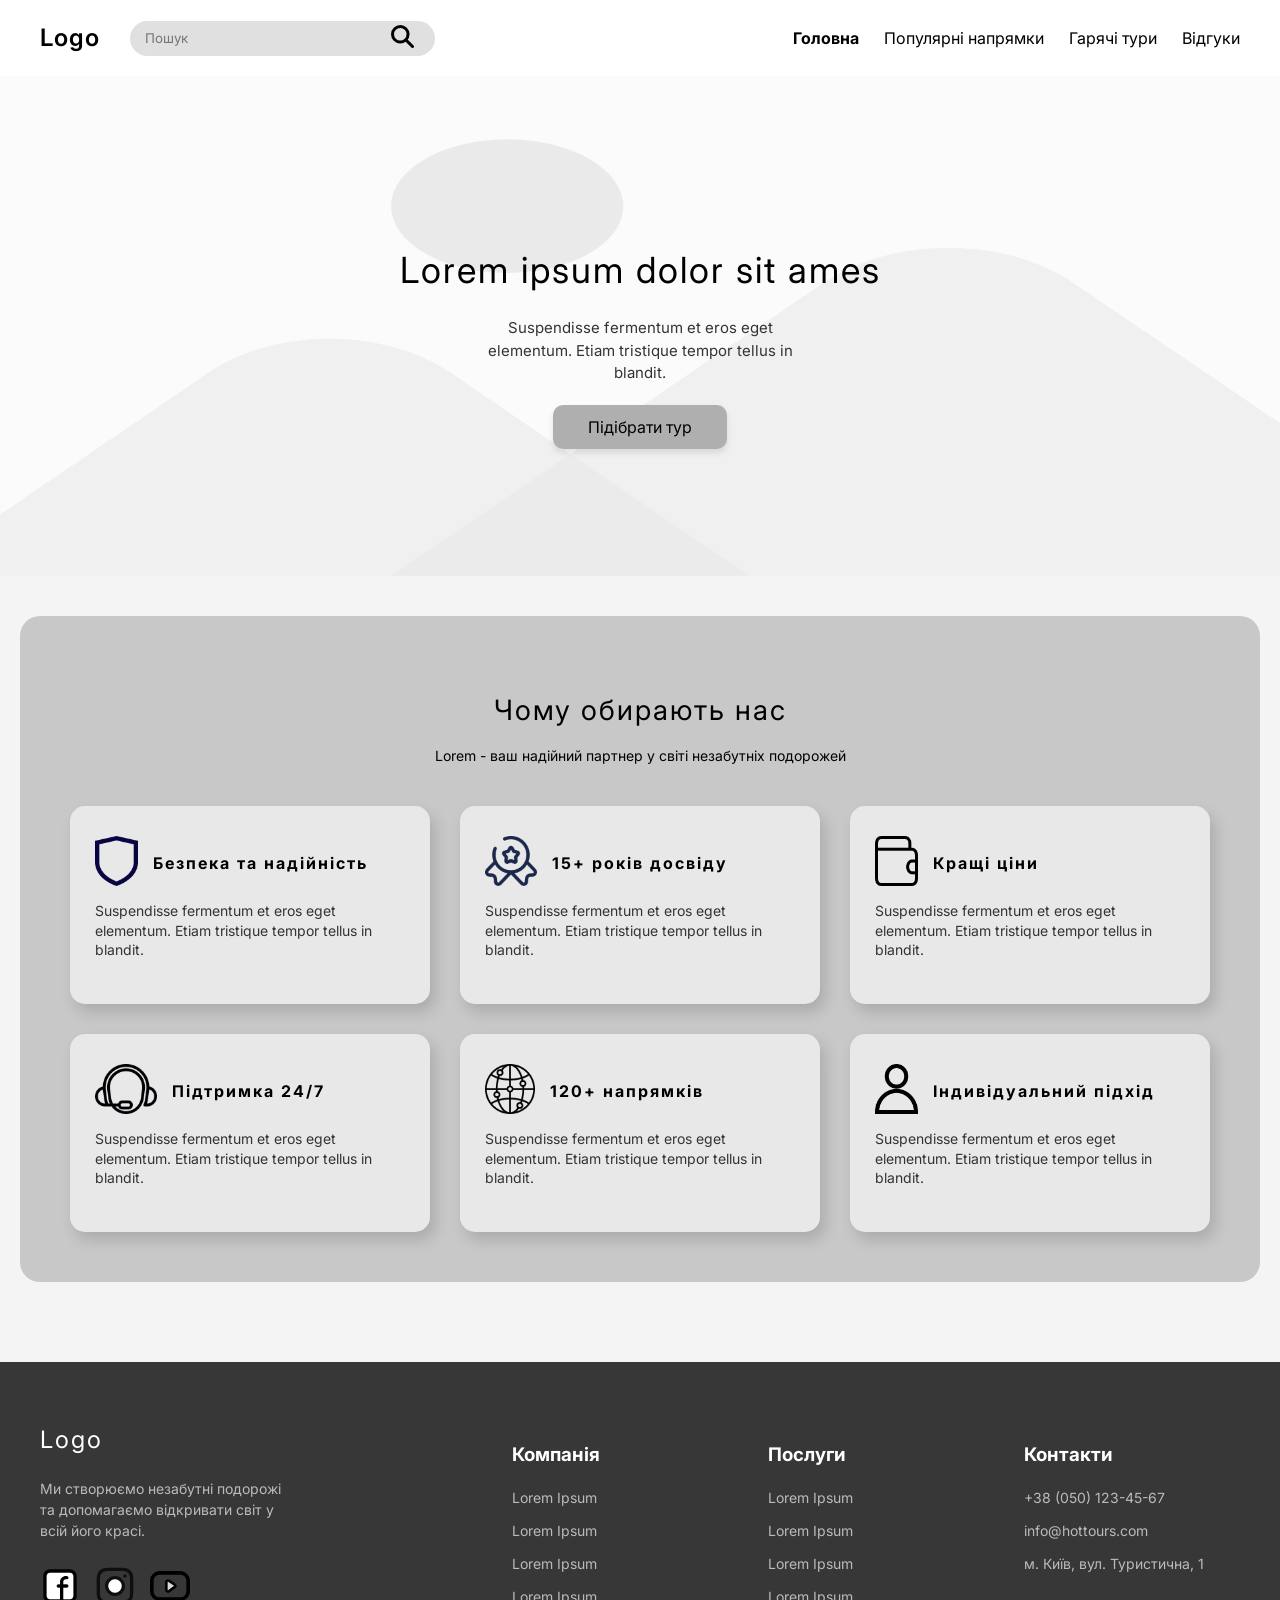
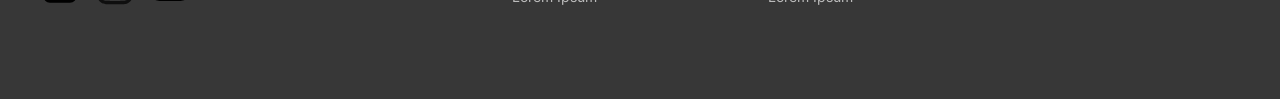
<file: index.html>
<!DOCTYPE html>
<html lang="en">

<head>
    <meta charset="UTF-8">
    <meta name="viewport" content="width=device-width, initial-scale=1.0">
    <title>Туристична агенція</title>
    <link rel="preconnect" href="https://fonts.googleapis.com">
    <link rel="preconnect" href="https://fonts.gstatic.com" crossorigin>
    <link href="https://fonts.googleapis.com/css2?family=Inter:wght@400;600;700&display=swap" rel="stylesheet">
    <link rel="stylesheet" href="css/style.css">
    <link rel="icon" href="assets/icons/logo.svg" type="image/svg+xml">

</head>

<body>
    <header class="header">
        <div class="container header-container">
            <div class="header-left">
                <a href="index.html" class="logo-text">Logo</a>
                <form class="search-form" action="#">
                    <div class="search-box">
                        <input type="text" placeholder="Пошук">
                        <button type="submit" class="search-btn">
                            <svg width="23" height="23" viewBox="0 0 23 23" fill="none"
                                xmlns="http://www.w3.org/2000/svg">
                                <path
                                    d="M14.8333 14.8333L21.5 21.5M9.27778 17.0556C4.98223 17.0556 1.5 13.5733 1.5 9.27778C1.5 4.98223 4.98223 1.5 9.27778 1.5C13.5733 1.5 17.0556 4.98223 17.0556 9.27778C17.0556 13.5733 13.5733 17.0556 9.27778 17.0556Z"
                                    stroke="black" stroke-width="3" stroke-linecap="round" />
                            </svg>
                        </button>
                    </div>
                </form>
            </div>
            <nav class="navigation">
                <a href="index.html" class="active">Головна</a>
                <a href="popular_destinations.html">Популярні напрямки</a>
                <a href="hot_tours.html">Гарячі тури</a>
                <a href="#">Відгуки</a>
            </nav>
        </div>
    </header>
    <section class="hero">
        <div class="hero-background"><img src="assets/icons/image_fon.png" alt="Фон"></div>
        <div class="container hero-content">
            <h1>Lorem ipsum dolor sit ames</h1>
            <p>Suspendisse fermentum et eros eget<br>elementum. Etiam tristique tempor tellus in<br>blandit.</p>
            <a href="popular_destinations.html" class="btn-primary">Підібрати тур</a>
        </div>
    </section>
    <section class="features">
        <div class="container features-container">
            <h2>Чому обирають нас</h2>
            <p class="features-subtitle">Lorem - ваш надійний партнер у світі незабутніх подорожей</p>
            <div class="features-grid">
                <div class="feature-card">
                    <div class="card-header">
                        <div class="icon-placeholder"><img src="assets/icons/image_shield.png" alt="image_shield"></div>
                        <h2>Безпека та надійність</h2>
                    </div>
                    <p>Suspendisse fermentum et eros eget elementum. Etiam tristique tempor tellus in blandit.</p>
                </div>
                <div class="feature-card">
                    <div class="card-header">
                        <div class="icon-placeholder"><img src="assets/icons/image_medal.png" alt="image_medal"></div>
                        <h2>15+ років досвіду</h2>
                    </div>
                    <p>Suspendisse fermentum et eros eget elementum. Etiam tristique tempor tellus in blandit.</p>
                </div>
                <div class="feature-card">
                    <div class="card-header">
                        <div class="icon-placeholder"><img src="assets/icons/image_cashe.png" alt="image_cashe"></div>
                        <h2>Кращі ціни</h2>
                    </div>
                    <p>Suspendisse fermentum et eros eget elementum. Etiam tristique tempor tellus in blandit.</p>
                </div>
                <div class="feature-card">
                    <div class="card-header">
                        <div class="icon-placeholder"><img src="assets/icons/image_support.png" alt="image_support">
                        </div>
                        <h2>Підтримка 24/7</h2>
                    </div>
                    <p>Suspendisse fermentum et eros eget elementum. Etiam tristique tempor tellus in blandit.</p>
                </div>
                <div class="feature-card">
                    <div class="card-header">
                        <div class="icon-placeholder"><img src="assets/icons/image_internet.png" alt="image_internet">
                        </div>
                        <h2>120+ напрямків</h2>
                    </div>
                    <p>Suspendisse fermentum et eros eget elementum. Etiam tristique tempor tellus in blandit.</p>
                </div>
                <div class="feature-card">
                    <div class="card-header">
                        <div class="icon-placeholder"><img src="assets/icons/image_persona.png" alt="image_persona">
                        </div>
                        <h2>Індивідуальний підхід</h2>
                    </div>
                    <p>Suspendisse fermentum et eros eget elementum. Etiam tristique tempor tellus in blandit.</p>
                </div>
            </div>
        </div>
    </section>

    <footer class="footer">
        <div class="container footer-grid">
            <div class="footer-col brand-col">
                <div class="footer-logo">Logo</div>
                <p>Ми створюємо незабутні подорожі та допомагаємо відкривати світ у всій його красі.</p>
                <div class="social-links">
                    <a href="#" class="social-icon"><img src="assets/icons/facebook1.svg" alt="facebook"></a>
                    <a href="#" class="social-icon"><img src="assets/icons/instagram1.svg" alt="instagram"></a>
                    <a href="#" class="social-icon"><img src="assets/icons/YouTube.svg" alt="YouTube"></a>
                </div>
            </div>
            <div class="footer-col">
                <h3>Компанія</h3>
                <a href="#">Lorem Ipsum</a>
                <a href="#">Lorem Ipsum</a>
                <a href="#">Lorem Ipsum</a>
                <a href="#">Lorem Ipsum</a>
            </div>
            <div class="footer-col">
                <h3>Послуги</h3>
                <a href="#">Lorem Ipsum</a>
                <a href="#">Lorem Ipsum</a>
                <a href="#">Lorem Ipsum</a>
                <a href="#">Lorem Ipsum</a>
            </div>
            <div class="footer-col">
                <h3>Контакти</h3>
                <a href="tel:+380501234567">+38 (050) 123-45-67</a>
                <a href="mailto:info@hottours.com">info@hottours.com</a>
                <a href="#">м. Київ, вул. Туристична, 1</a>
                <!-- <a href="#">Lorem Ipsum</a> -->
            </div>
        </div>
    </footer>

</body>

</html>
</file>
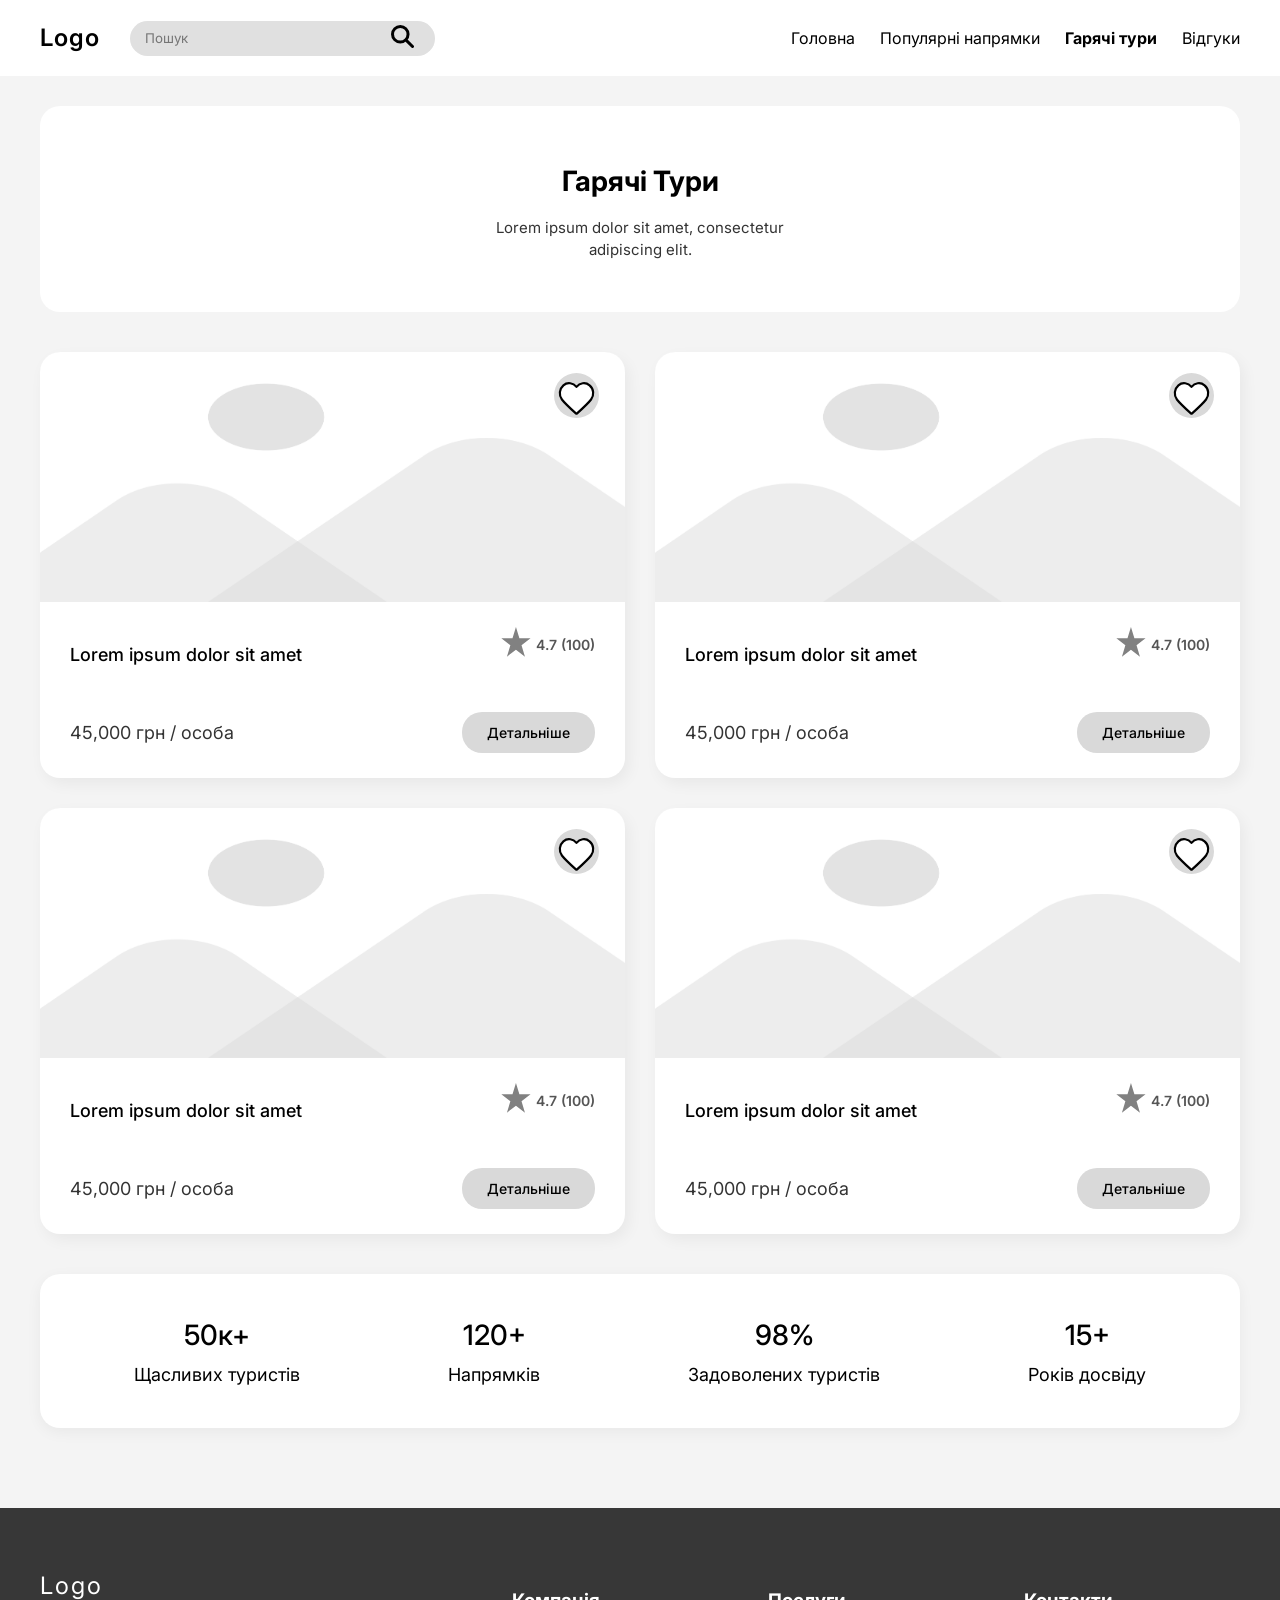
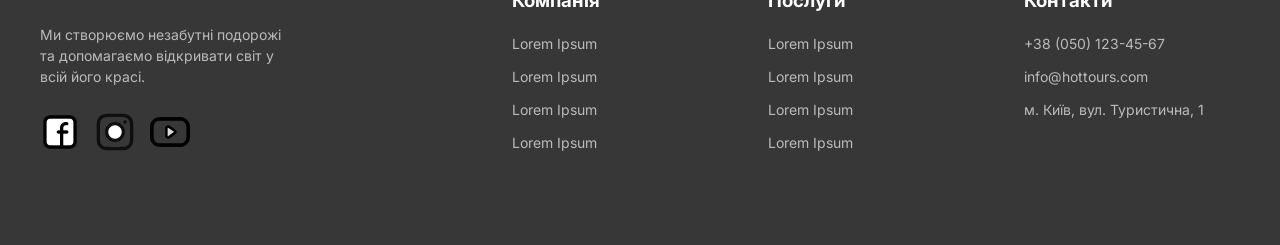
<file: hot_tours.html>
<!DOCTYPE html>
<html lang="en">

<head>
    <meta charset="UTF-8">
    <meta name="viewport" content="width=device-width, initial-scale=1.0">
    <title>Гарячі тури</title>
    <link rel="preconnect" href="https://fonts.googleapis.com">
    <link rel="preconnect" href="https://fonts.gstatic.com" crossorigin>
    <link href="https://fonts.googleapis.com/css2?family=Inter:wght@400;600;700&display=swap" rel="stylesheet">
    <link rel="stylesheet" href="css/style.css">
    <link rel="icon" href="assets/icons/logo.svg" type="image/svg+xml">

</head>

<body>
    <header class="header">
        <div class="container header-container">
            <div class="header-left">
                <a href="index.html" class="logo-text">Logo</a>
                <form class="search-form" action="#">
                    <div class="search-box">
                        <input type="text" placeholder="Пошук">
                        <button type="submit" class="search-btn">
                            <svg width="23" height="23" viewBox="0 0 23 23" fill="none"
                                xmlns="http://www.w3.org/2000/svg">
                                <path
                                    d="M14.8333 14.8333L21.5 21.5M9.27778 17.0556C4.98223 17.0556 1.5 13.5733 1.5 9.27778C1.5 4.98223 4.98223 1.5 9.27778 1.5C13.5733 1.5 17.0556 4.98223 17.0556 9.27778C17.0556 13.5733 13.5733 17.0556 9.27778 17.0556Z"
                                    stroke="black" stroke-width="3" stroke-linecap="round" />
                            </svg>
                        </button>
                    </div>
                </form>
            </div>
            <nav class="navigation">
                <a href="index.html">Головна</a>
                <a href="popular_destinations.html">Популярні напрямки</a>
                <a href="hot_tours.html" class="active">Гарячі тури</a>
                <a href="#">Відгуки</a>
            </nav>
        </div>
    </header>
    <main class="hot-tours-main">
        <div class="container">
            <div class="title-card">
                <h1>Гарячі Тури</h1>
                <p>Lorem ipsum dolor sit amet, consectetur<br>adipiscing elit.</p>
            </div>
            <div class="tours-grid">
                <div class="tour-card">
                    <div class="tour-image-box">
                        <img src="assets/icons/image_fon.png" alt="Fon" class="main-photo">
                        <button class="like-btn">
                            <svg width="62" height="62" viewBox="0 0 62 62" fill="none"
                                xmlns="http://www.w3.org/2000/svg">
                                <circle cx="31" cy="31" r="31" fill="#D9D9D9" />
                                <path
                                    d="M31 19.178C26.4015 13.6625 18.7174 11.9579 12.9558 17.0085C7.19418 22.0591 6.38302 30.5033 10.9077 36.4767C14.6696 41.443 26.0545 51.9176 29.7859 55.3079C30.2032 55.6872 30.412 55.8768 30.6555 55.9513C30.8679 56.0162 31.1005 56.0162 31.3131 55.9513C31.5562 55.877 31.7645 55.6878 32.1807 55.3097L32.1827 55.3079C35.9141 51.9176 47.2989 41.443 51.0609 36.4767C55.5855 30.5033 54.8733 22.0059 49.0126 17.0085C43.152 12.0111 35.5985 13.6625 31 19.178Z"
                                    fill="white" stroke="black" stroke-width="3" stroke-linecap="round"
                                    stroke-linejoin="round" />
                            </svg>

                        </button>
                    </div>
                    <div class="tour-info">
                        <div class="tour-header-row">
                            <h2>Lorem ipsum dolor sit amet</h2>
                            <span class="tour-rating">
                                <span class="star"><img src="assets/second_page/Star1.svg" alt=""></span> 4.7 (100)
                            </span>
                        </div>
                        <div class="tour-footer-row">
                            <span class="tour-price">45,000 грн / особа</span>
                            <a href="#" class="btn-more">Детальніше</a>
                        </div>
                    </div>
                </div>
                <div class="tour-card">
                    <div class="tour-image-box">
                        <img src="assets/icons/image_fon.png" alt="Fon" class="main-photo">
                        <button class="like-btn">
                            <svg width="62" height="62" viewBox="0 0 62 62" fill="none"
                                xmlns="http://www.w3.org/2000/svg">
                                <circle cx="31" cy="31" r="31" fill="#D9D9D9" />
                                <path
                                    d="M31 19.178C26.4015 13.6625 18.7174 11.9579 12.9558 17.0085C7.19418 22.0591 6.38302 30.5033 10.9077 36.4767C14.6696 41.443 26.0545 51.9176 29.7859 55.3079C30.2032 55.6872 30.412 55.8768 30.6555 55.9513C30.8679 56.0162 31.1005 56.0162 31.3131 55.9513C31.5562 55.877 31.7645 55.6878 32.1807 55.3097L32.1827 55.3079C35.9141 51.9176 47.2989 41.443 51.0609 36.4767C55.5855 30.5033 54.8733 22.0059 49.0126 17.0085C43.152 12.0111 35.5985 13.6625 31 19.178Z"
                                    fill="white" stroke="black" stroke-width="3" stroke-linecap="round"
                                    stroke-linejoin="round" />
                            </svg>

                        </button>
                    </div>
                    <div class="tour-info">
                        <div class="tour-header-row">
                            <h2>Lorem ipsum dolor sit amet</h2>
                            <span class="tour-rating">
                                <span class="star"><img src="assets/second_page/Star1.svg" alt=""></span> 4.7 (100)
                            </span>
                        </div>
                        <div class="tour-footer-row">
                            <span class="tour-price">45,000 грн / особа</span>
                            <a href="#" class="btn-more">Детальніше</a>
                        </div>
                    </div>
                </div>
                <div class="tour-card">
                    <div class="tour-image-box">
                        <img src="assets/icons/image_fon.png" alt="Fon" class="main-photo">
                        <button class="like-btn">
                            <svg width="62" height="62" viewBox="0 0 62 62" fill="none"
                                xmlns="http://www.w3.org/2000/svg">
                                <circle cx="31" cy="31" r="31" fill="#D9D9D9" />
                                <path
                                    d="M31 19.178C26.4015 13.6625 18.7174 11.9579 12.9558 17.0085C7.19418 22.0591 6.38302 30.5033 10.9077 36.4767C14.6696 41.443 26.0545 51.9176 29.7859 55.3079C30.2032 55.6872 30.412 55.8768 30.6555 55.9513C30.8679 56.0162 31.1005 56.0162 31.3131 55.9513C31.5562 55.877 31.7645 55.6878 32.1807 55.3097L32.1827 55.3079C35.9141 51.9176 47.2989 41.443 51.0609 36.4767C55.5855 30.5033 54.8733 22.0059 49.0126 17.0085C43.152 12.0111 35.5985 13.6625 31 19.178Z"
                                    fill="white" stroke="black" stroke-width="3" stroke-linecap="round"
                                    stroke-linejoin="round" />
                            </svg>

                        </button>
                    </div>
                    <div class="tour-info">
                        <div class="tour-header-row">
                            <h2>Lorem ipsum dolor sit amet</h2>
                            <span class="tour-rating">
                                <span class="star"><img src="assets/second_page/Star1.svg" alt=""></span> 4.7 (100)
                            </span>
                        </div>
                        <div class="tour-footer-row">
                            <span class="tour-price">45,000 грн / особа</span>
                            <a href="#" class="btn-more">Детальніше</a>
                        </div>
                    </div>
                </div>
                <div class="tour-card">
                    <div class="tour-image-box">
                        <img src="assets/icons/image_fon.png" alt="Fon" class="main-photo">
                        <button class="like-btn">
                            <svg width="62" height="62" viewBox="0 0 62 62" fill="none"
                                xmlns="http://www.w3.org/2000/svg">
                                <circle cx="31" cy="31" r="31" fill="#D9D9D9" />
                                <path
                                    d="M31 19.178C26.4015 13.6625 18.7174 11.9579 12.9558 17.0085C7.19418 22.0591 6.38302 30.5033 10.9077 36.4767C14.6696 41.443 26.0545 51.9176 29.7859 55.3079C30.2032 55.6872 30.412 55.8768 30.6555 55.9513C30.8679 56.0162 31.1005 56.0162 31.3131 55.9513C31.5562 55.877 31.7645 55.6878 32.1807 55.3097L32.1827 55.3079C35.9141 51.9176 47.2989 41.443 51.0609 36.4767C55.5855 30.5033 54.8733 22.0059 49.0126 17.0085C43.152 12.0111 35.5985 13.6625 31 19.178Z"
                                    fill="white" stroke="black" stroke-width="3" stroke-linecap="round"
                                    stroke-linejoin="round" />
                            </svg>

                        </button>
                    </div>
                    <div class="tour-info">
                        <div class="tour-header-row">
                            <h2>Lorem ipsum dolor sit amet</h2>
                            <span class="tour-rating">
                                <span class="star"><img src="assets/second_page/Star1.svg" alt=""></span> 4.7 (100)
                            </span>
                        </div>
                        <div class="tour-footer-row">
                            <span class="tour-price">45,000 грн / особа</span>
                            <a href="#" class="btn-more">Детальніше</a>
                        </div>
                    </div>
                </div>
            </div>
            <div class="stats-box">
                <div class="stat-item">
                    <span class="stat-num">50к+</span>
                    <span class="stat-desc">Щасливих туристів</span>
                </div>
                <div class="stat-item">
                    <span class="stat-num">120+</span>
                    <span class="stat-desc">Напрямків</span>
                </div>
                <div class="stat-item">
                    <span class="stat-num">98%</span>
                    <span class="stat-desc">Задоволених туристів</span>
                </div>
                <div class="stat-item">
                    <span class="stat-num">15+</span>
                    <span class="stat-desc">Років досвіду</span>
                </div>
            </div>
        </div>

    </main>
    <footer class="footer">
        <div class="container footer-grid">
            <div class="footer-col brand-col">
                <div class="footer-logo">Logo</div>
                <p>Ми створюємо незабутні подорожі та допомагаємо відкривати світ у всій його красі.</p>
                <div class="social-links">
                    <a href="#" class="social-icon"><img src="assets/icons/facebook1.svg" alt="facebook"></a>
                    <a href="#" class="social-icon"><img src="assets/icons/instagram1.svg" alt="instagram"></a>
                    <a href="#" class="social-icon"><img src="assets/icons/YouTube.svg" alt="YouTube"></a>
                </div>
            </div>
            <div class="footer-col">
                <h3>Компанія</h3>
                <a href="#">Lorem Ipsum</a>
                <a href="#">Lorem Ipsum</a>
                <a href="#">Lorem Ipsum</a>
                <a href="#">Lorem Ipsum</a>
            </div>
            <div class="footer-col">
                <h3>Послуги</h3>
                <a href="#">Lorem Ipsum</a>
                <a href="#">Lorem Ipsum</a>
                <a href="#">Lorem Ipsum</a>
                <a href="#">Lorem Ipsum</a>
            </div>
            <div class="footer-col">
                <h3>Контакти</h3>
                <a href="tel:+380501234567">+38 (050) 123-45-67</a>
                <a href="mailto:info@hottours.com">info@hottours.com</a>
                <a href="#">м. Київ, вул. Туристична, 1</a>
                <!-- <a href="#">Lorem Ipsum</a> -->
            </div>
        </div>
    </footer>

</body>

</html>
</file>
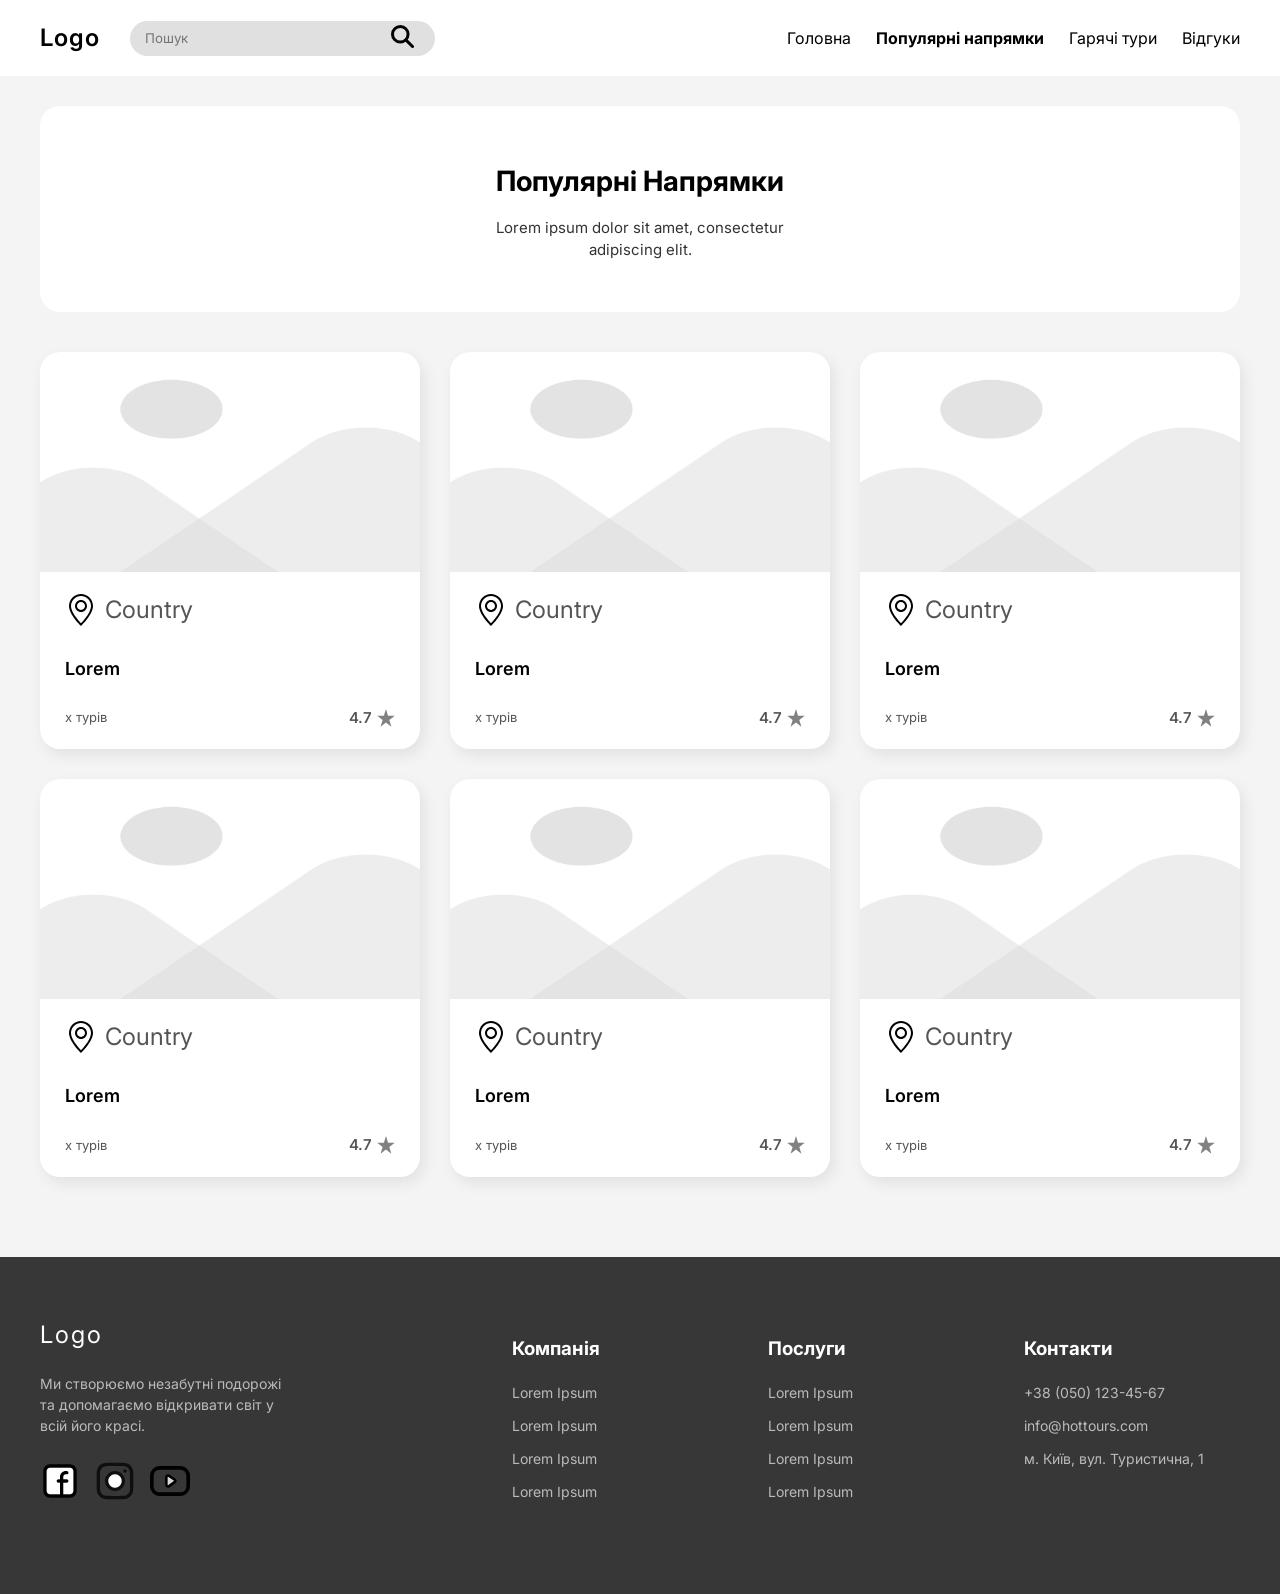
<file: popular_destinations.html>
<!DOCTYPE html>
<html lang="en">

<head>
    <meta charset="UTF-8">
    <meta name="viewport" content="width=device-width, initial-scale=1.0">
    <title>Популярні напрямки</title>
    <link rel="preconnect" href="https://fonts.googleapis.com">
    <link rel="preconnect" href="https://fonts.gstatic.com" crossorigin>
    <link href="https://fonts.googleapis.com/css2?family=Inter:wght@400;600;700&display=swap" rel="stylesheet">
    <link rel="stylesheet" href="css/style.css">
    <link rel="icon" href="assets/icons/logo.svg" type="image/svg+xml">

</head>

<body>
    <header class="header">
        <div class="container header-container">
            <div class="header-left">
                <a href="index.html" class="logo-text">Logo</a>
                <form class="search-form" action="#">
                    <div class="search-box">
                        <input type="text" placeholder="Пошук">
                        <button type="submit" class="search-btn">
                            <svg width="23" height="23" viewBox="0 0 23 23" fill="none"
                                xmlns="http://www.w3.org/2000/svg">
                                <path
                                    d="M14.8333 14.8333L21.5 21.5M9.27778 17.0556C4.98223 17.0556 1.5 13.5733 1.5 9.27778C1.5 4.98223 4.98223 1.5 9.27778 1.5C13.5733 1.5 17.0556 4.98223 17.0556 9.27778C17.0556 13.5733 13.5733 17.0556 9.27778 17.0556Z"
                                    stroke="black" stroke-width="3" stroke-linecap="round" />
                            </svg>
                        </button>
                    </div>
                </form>
            </div>
            <nav class="navigation">
                <a href="index.html">Головна</a>
                <a href="popular_destinations.html" class="active">Популярні напрямки</a>
                <a href="hot_tours.html">Гарячі тури</a>
                <a href="#">Відгуки</a>
            </nav>
        </div>
    </header>

    <main class="popular-main">
        <div class="container">
            
            <div class="title-card">
                <h1>Популярні Напрямки</h1>
                <p>Lorem ipsum dolor sit amet, consectetur<br>adipiscing elit.</p>
            </div>

            <div class="destinations-grid">
                
                <div class="dest-card">
                    <div class="dest-image">
                        <img src="assets/icons/image_fon.png" alt="Country">
                    </div>
                    <div class="dest-content">
                        <div class="dest-location">
                            <img src="assets/second_page/geo-alt3.svg" alt="Geo">
                            <span>Country</span>
                        </div>
                        <h2>Lorem</h2>
                        <div class="dest-footer">
                            <span class="tours">x турів</span>
                            
                            <span class="rating">4.7
                                <img src="assets/second_page/Star1.svg" alt="Star">
                            </span>
                        </div>
                    </div>
                </div>
                <div class="dest-card">
                    <div class="dest-image">
                        <img src="assets/icons/image_fon.png" alt="Country">
                    </div>
                    <div class="dest-content">
                        <div class="dest-location">
                            <img src="assets/second_page/geo-alt3.svg" alt="Geo">
                            <span>Country</span>
                        </div>
                        <h2>Lorem</h2>
                        <div class="dest-footer">
                            <span class="tours">x турів</span>
                            
                            <span class="rating">4.7
                                <img src="assets/second_page/Star1.svg" alt="Star">
                            </span>
                        </div>
                    </div>
                </div>
                <div class="dest-card">
                    <div class="dest-image">
                        <img src="assets/icons/image_fon.png" alt="Country">
                    </div>
                    <div class="dest-content">
                        <div class="dest-location">
                            <img src="assets/second_page/geo-alt3.svg" alt="Geo">
                            <span>Country</span>
                        </div>
                        <h2>Lorem</h2>
                        <div class="dest-footer">
                            <span class="tours">x турів</span>
                            
                            <span class="rating">4.7
                                <img src="assets/second_page/Star1.svg" alt="Star">
                            </span>
                        </div>
                    </div>
                </div>
                <div class="dest-card">
                    <div class="dest-image">
                        <img src="assets/icons/image_fon.png" alt="Country">
                    </div>
                    <div class="dest-content">
                        <div class="dest-location">
                            <img src="assets/second_page/geo-alt3.svg" alt="Geo">
                            <span>Country</span>
                        </div>
                        <h2>Lorem</h2>
                        <div class="dest-footer">
                            <span class="tours">x турів</span>
                            
                            <span class="rating">4.7
                                <img src="assets/second_page/Star1.svg" alt="Star">
                            </span>
                        </div>
                    </div>
                </div>
                <div class="dest-card">
                    <div class="dest-image">
                        <img src="assets/icons/image_fon.png" alt="Country">
                    </div>
                    <div class="dest-content">
                        <div class="dest-location">
                            <img src="assets/second_page/geo-alt3.svg" alt="Geo">
                            <span>Country</span>
                        </div>
                        <h2>Lorem</h2>
                        <div class="dest-footer">
                            <span class="tours">x турів</span>
                            
                            <span class="rating">4.7
                                <img src="assets/second_page/Star1.svg" alt="Star">
                            </span>
                        </div>
                    </div>
                </div>
                <div class="dest-card">
                    <div class="dest-image">
                        <img src="assets/icons/image_fon.png" alt="Country">
                    </div>
                    <div class="dest-content">
                        <div class="dest-location">
                            <img src="assets/second_page/geo-alt3.svg" alt="Geo">
                            <span>Country</span>
                        </div>
                        <h2>Lorem</h2>
                        <div class="dest-footer">
                            <span class="tours">x турів</span>
                            
                            <span class="rating">4.7
                                <img src="assets/second_page/Star1.svg" alt="Star">
                            </span>
                        </div>
                    </div>
                </div>

            </div>
        </div>
    </main>

    <footer class="footer">
        <div class="container footer-grid">
            <div class="footer-col brand-col">
                <div class="footer-logo">Logo</div>
                <p>Ми створюємо незабутні подорожі та допомагаємо відкривати світ у всій його красі.</p>
                <div class="social-links">
                    <a href="#" class="social-icon"><img src="assets/icons/facebook1.svg" alt="facebook"></a>
                    <a href="#" class="social-icon"><img src="assets/icons/instagram1.svg" alt="instagram"></a>
                    <a href="#" class="social-icon"><img src="assets/icons/YouTube.svg" alt="YouTube"></a>
                </div>
            </div>
            <div class="footer-col">
                <h3>Компанія</h3>
                <a href="#">Lorem Ipsum</a>
                <a href="#">Lorem Ipsum</a>
                <a href="#">Lorem Ipsum</a>
                <a href="#">Lorem Ipsum</a>
            </div>
            <div class="footer-col">
                <h3>Послуги</h3>
                <a href="#">Lorem Ipsum</a>
                <a href="#">Lorem Ipsum</a>
                <a href="#">Lorem Ipsum</a>
                <a href="#">Lorem Ipsum</a>
            </div>
            <div class="footer-col">
                <h3>Контакти</h3>
                <a href="tel:+380501234567">+38 (050) 123-45-67</a>
                <a href="mailto:info@hottours.com">info@hottours.com</a>
                <a href="#">м. Київ, вул. Туристична, 1</a>
                <!-- <a href="#">Lorem Ipsum</a> -->
            </div>
        </div>
    </footer>

</body>

</html>
</file>
<file: css/style.css>
*::before,
*::after {
    box-sizing: border-box;
    margin: 0;
    padding: 0;
}

:root {
    --bg-main: #F4F4F4;
    --bg-header: #FFFFFF;
    --bg-features: #C8C8C8;
    --bg-footer: #373737;
    --text-main: #000000;
    --text-footer: #FFFFFF;
    --font-main: 'Inter', sans-serif;
}

html,
body {
    height: 100%;
    margin: 0;
}

body {
    font-family: var(--font-main);
    color: var(--text-main);
    background-color: var(--bg-main);
    line-height: 1.5;
}

.container {
    max-width: 1200px;
    margin: 0 auto;
    padding: 0 20px;
}

/* --- HEADER --- */

.header {
    background-color: var(--bg-header);
    padding: 20px 0;
}

.header-container {
    display: flex;
    justify-content: space-between;
    align-items: center;
}

.header-left {
    display: flex;
    align-items: center;
    gap: 30px;
}

.logo-text {
    font-size: 24px;
    font-weight: 600;
    color: var(--text-main);
    text-decoration: none;
    letter-spacing: 1px;
}

.search-box {
    position: relative;
    display: flex;
    align-items: center;
}

.search-box input {
    width: 250px;
    height: 35px;
    background: #E0E0E0;
    border-radius: 30px;
    border: none;
    padding: 0 40px 0 15px;
    font-family: var(--font-main);
    outline: none;
}

.search-btn {
    position: absolute;
    right: 15px;
    background: none;
    border: none;
    cursor: pointer;
    font-size: 16px;
}

.navigation {
    display: flex;
    gap: 25px;
}

.navigation a {
    text-decoration: none;
    color: var(--text-main);
    font-size: 16px;
}

.navigation a.active {
    font-weight: 700;
}

.hero {
    position: relative;
    width: 100%;
    min-height: 500px;
    display: flex;
    align-items: center;
    justify-content: center;
    text-align: center;
    overflow: hidden;
}

.hero-background {
    position: absolute;
    top: 0;
    left: 0;
    width: 100%;
    height: 100%;
    z-index: 1;
}

.hero-background img {
    width: 100%;
    height: 100%;
    object-fit: cover;
    object-position: bottom;
    opacity: 0.6;
}

.hero-content {
    position: relative;
    z-index: 2;
    color: #000;
}

.hero h1 {
    font-size: 36px;
    font-weight: 400;
    letter-spacing: 2px;
    margin-bottom: 20px;
}

.hero p {
    font-size: 15px;
    color: #333;
    margin-bottom: 30px;
}

.btn-primary {
    text-decoration: none;
    background-color: #AFAFAF;
    color: #000;
    border: none;
    padding: 12px 35px;
    border-radius: 10px;
    font-size: 16px;
    cursor: pointer;
    font-family: var(--font-main);
    box-shadow: 0 4px 6px rgba(0, 0, 0, 0.1);
    transition: background 0.3s;
}

.btn-primary:hover {
    background-color: #9c9c9c;
}

/* --- FEATURES SECTION --- */
.features {
    padding: 40px 20px 80px;
}

.features-container {
    background-color: var(--bg-features);
    border-radius: 20px;
    padding: 50px;
}

.features h2 {
    text-align: center;
    font-size: 28px;
    font-weight: 400;
    letter-spacing: 2px;
    margin-bottom: 10px;
}

.features-subtitle {
    text-align: center;
    font-size: 14px;
    margin-bottom: 40px;
}

.features-grid {
    display: grid;
    grid-template-columns: repeat(3, 1fr);
    gap: 30px;
}

.feature-card {
    background-color: #E8E8E8;
    padding: 30px 25px;
    border-radius: 15px;
    box-shadow: 5px 8px 15px rgba(0, 0, 0, 0.15);
}

.card-header {
    display: flex;
    align-items: center;
    gap: 15px;
    margin-bottom: 15px;
}

.icon-placeholder {
    font-size: 30px;
    display: flex;
    align-items: center;
    justify-content: center;
}

.feature-card h2 {
    font-size: 16px;
    font-weight: 700;
}

.feature-card p {
    font-size: 14px;
    color: #333;
    line-height: 1.4;
}

.feature-card img {
    height: 50px;
    width: auto;
}

/* --- FOOTER --- */
.footer {
    background-color: var(--bg-footer);
    color: var(--text-footer);
    padding: 60px 0 80px;
}

.footer-grid {
    display: grid;
    grid-template-columns: 2fr 1fr 1fr 1fr;
    gap: 40px;
}

.footer-logo {
    font-size: 24px;
    font-weight: 400;
    letter-spacing: 2px;
    margin-bottom: 20px;
}

.brand-col p {
    font-size: 14px;
    color: #BBBBBB;
    max-width: 250px;
    margin-bottom: 25px;
}

.social-links {
    display: flex;
    gap: 15px;
}

.social-icon {
    display: inline-flex;
    align-items: center;
    justify-content: center;
    width: 40px;
    height: 40px;
    background-color: var(--text-footer);
    color: var(--bg-footer);
    border-radius: 10px;
    text-decoration: none;
    font-weight: bold;
    font-size: 18px;
}

.social-icon img {
    width: 40px;
    height: 40px;
    background-color: var(--bg-footer);
}

.footer-col h4 {
    font-size: 18px;
    font-weight: 400;
    margin-bottom: 20px;
    letter-spacing: 1px;
}

.footer-col a {
    display: block;
    color: #BBBBBB;
    text-decoration: none;
    font-size: 14px;
    margin-bottom: 12px;
    transition: color 0.3s;
}

.footer-col a:hover {
    color: #FFFFFF;
}

/** НАСТУПНА СТОРІНКА **/

.popular-main {
    padding: 30px 0 80px;
}

.title-card {
    background-color: #FFFFFF;
    border-radius: 20px;
    padding: 35px 20px;
    text-align: center;
    margin-bottom: 40px;
}


.title-card h1 {
    font-size: 28px;
    font-weight: 700;
    margin-bottom: 12px;
    color: var(--text-main);
}

.title-card p {
    font-size: 15px;
    color: #333333;
    line-height: 1.5;
}


/**
    Card
**/

.destinations-grid {
    display: grid;
    grid-template-columns: repeat(3, 1fr);
    gap: 30px;
}

.dest-card {
    background-color: #FFFFFF;
    border-radius: 20px;
    box-shadow: 4px 6px 15px rgba(0, 0, 0, 0.08);
    display: flex;
    flex-direction: column;
    transition: transform 0.3s ease, box-shadow 0.3s ease;
}

.dest-card:hover {
    transform: translateY(-5px);
    box-shadow: 6px 10px 20px rgba(0, 0, 0, 0.12);
}

.dest-image {
    border-radius: 20px;
    height: 220px;
    background-color: #EAEAEA;
}

.dest-image img {
    border-top-left-radius: 20px;
    border-top-right-radius: 20px;
    width: 100%;
    height: 100%;
    object-fit: cover;
    object-position: bottom;
}

.dest-content {
    padding: 20px 25px;
    display: flex;
    flex-direction: column;
    flex-grow: 1;
}

.dest-location {
    display: flex;
    align-items: center;
    gap: 8px;
    font-size: 24px;
    color: #555555;
    margin-bottom: 12px;
}

.dest-location img {
    width: 32px;
    height: 32px;
    fill: none;
    stroke: currentColor;
}

.dest-content h2 {
    font-size: 18px;
    font-weight: 600;
    margin-bottom: 25px;
    color: var(--text-main);
}

.dest-footer {
    display: flex;
    justify-content: space-between;
    align-items: center;
    margin-top: auto;
}

.tours {
    font-size: 13px;
    color: #555555;
}

.rating {
    display: flex;
    align-items: center;
    gap: 5px;
    font-size: 15px;
    font-weight: 600;
    color: #555555;
}

.rating img {
    width: 18px;
    height: 18px;
    fill: #999999;
}

/** --- Next Next page --- **/

.hot-tours-main {
    flex: 1 0 auto;
    padding: 30px 0 80px;
}

.tours-grid {
    display: grid;
    grid-template-columns: repeat(2, 1fr);
    gap: 30px;
    margin-bottom: 40px;
    ;
}

.tour-card {
    background-color: #FFFFFF;
    border-radius: 20px;
    overflow: hidden;
    box-shadow: 4px 6px 15px rgba(0, 0, 0, 0.05);
    display: flex;
    flex-direction: column;
}

.tour-image-box {
    position: relative;
    height: 250px;
    background-color: #EAEAEA;
}

.tour-image-box .main-photo {
    width: 100%;
    height: 100%;
    object-fit: cover;
}

.like-btn {
    position: absolute;
    right: 20px;
    top: 20px;
    background: none;
    border: none;
    cursor: pointer;
}

.like-btn svg {
    width: 45px;
    height: 45px;
    fill: none;
    transition: 0.2s;
}



.like-btn:hover svg path {
    stroke: #ff4d4f;
    fill: #ff4d4f;
}


.like-btn svg circle,
.like-btn svg path {
    transition: 0.3s;
}

.tour-info {
    padding: 25px 30px;
}

.tour-header-row {
    display: flex;
    justify-content: space-between;
    align-items: flex-start;
    margin-bottom: 30px;
    gap: 15px;
}

.tour-header-row h2 {
    font-size: 18px;
    font-weight: 500;
    color: var(--text-main);
    line-height: 1.4;
}

.tour-rating {
    display: flex;
    align-items: center;
    gap: 5px;
    font-size: 14px;
    font-weight: 600;
    color: #555555;
    white-space: nowrap;

}

.tour-rating .star img {
    height: 30px;
    width: 30px;
}

.tour-footer-row {
    display: flex;
    justify-content: space-between;
    align-items: center;
}

.tour-price {
    font-size: 18px;
    color: #333333;
}

.btn-more {
    background-color: #D9D9D9;
    color: #000000;
    text-decoration: none;
    padding: 10px 25px;
    border-radius: 20px;
    font-size: 14px;
    font-weight: 500;
    transition: background 0.3s;
}

.btn-more:hover {
    background-color: #c4c4c4;
}


.stats-box {
    background-color: #FFFFFF;
    border-radius: 20px;
    padding: 40px 20px;
    display: flex;
    justify-content: space-around;
    align-items: center;
    box-shadow: 0 4px 15px rgba(0, 0, 0, 0.05);
}

.stat-item {
    text-align: center;
    display: flex;
    flex-direction: column;
    gap: 5px;
}

.stat-num {
    font-size: 28px;
    font-weight: 500;
    color: var(--text-main);
}

.stat-desc {
    font-size: 18px;
    color: var(--text-main);
    font-weight: 400;
}


@media (min-width: 1200px) {
    .container {
        max-width: 1200px;
    }
}

@media (max-width: 1199px) and (min-width: 992px) {
    .container {
        max-width: 960px;
    }

    .header-left {
        gap: 15px;
    }

    .search-box input {
        width: 180px;
    }

    .navigation {
        gap: 15px;
    }

    .features-grid,
    .destinations-grid {
        gap: 20px;
    }

    .tours-grid {
        gap: 20px;
    }

    .hero h1 {
        font-size: 30px;
    }

    .title-card h1 {
        font-size: 26px;
    }
}


@media (max-width: 991px) and (min-width: 576px) {
    .features-grid,
    .destinations-grid,
    .tours-grid {
        grid-template-columns: repeat(2, 1fr); 
    }
    .footer-grid {
        grid-template-columns: repeat(2, 1fr);
        gap: 30px;
    }
    .header-container {
        flex-direction: column;
        gap: 20px;
    }
    .navigation {
        flex-wrap: wrap;
        justify-content: center;
    }
    .title-card h1, .hero h1 {
        font-size: 26px;
    }
}


@media (max-width: 575px) {
    .features-grid,
    .destinations-grid,
    .tours-grid,
    .footer-grid {
        grid-template-columns: 1fr;
    }
    
    .footer-col {
        text-align: center;
    }

    .social-links {
        justify-content: center;
    }

    .header-container {
        flex-direction: column;
        gap: 15px;
    }
    
    .header-left {
        flex-direction: column;
        width: 100%;
        gap: 15px;
    }
    
    .search-box, .search-box input {
        width: 100%;
    }

    .navigation {
        flex-wrap: wrap;
        justify-content: center;
        gap: 15px;
    }

    .stats-box {
        flex-direction: column;
        gap: 25px;
    }

    .hero h1 {
        font-size: 22px;
    }
    .title-card h1 {
        font-size: 20px;
    }

    .brand-col p {
        margin: 14px auto 25px;
    }
}
</file>
